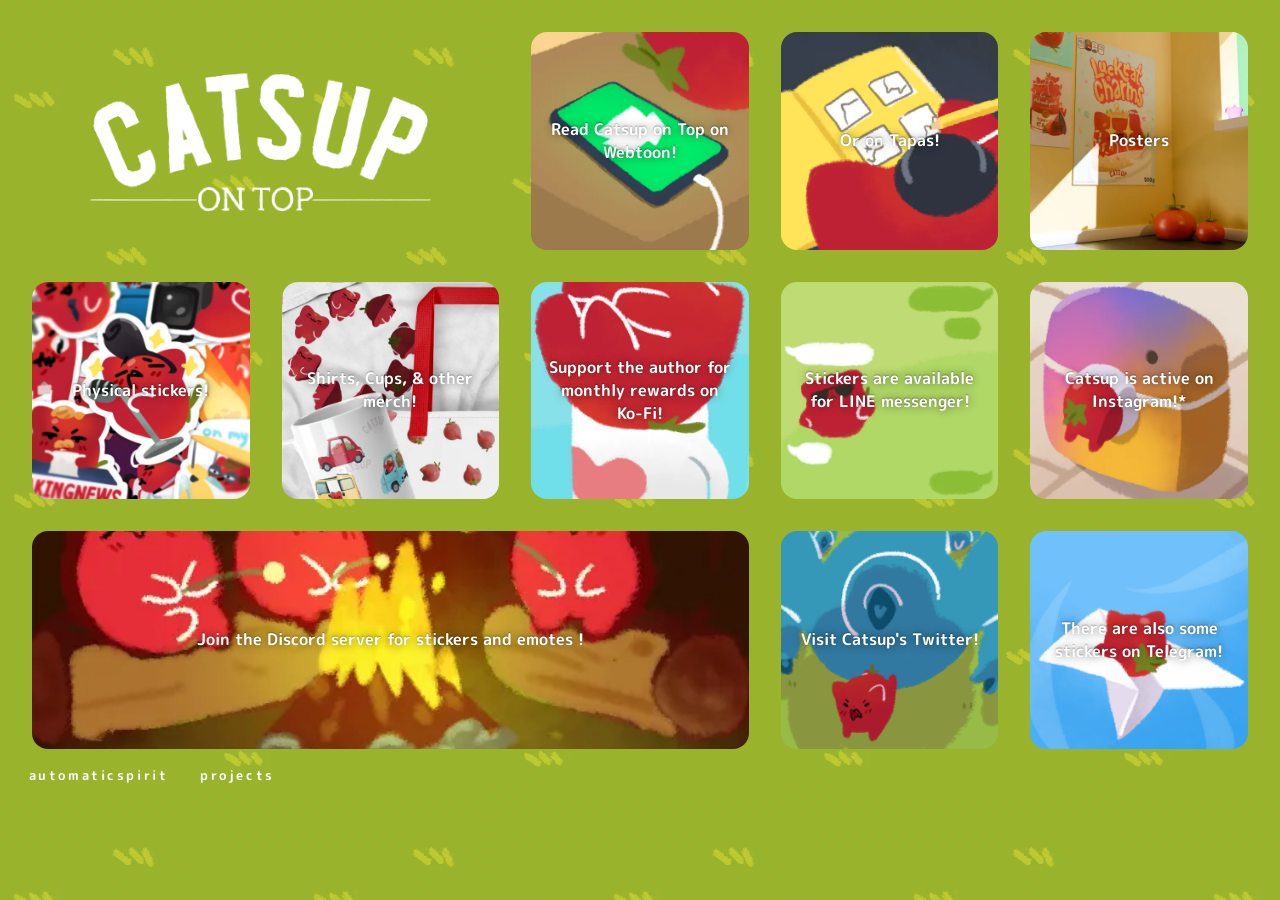
<file: index.html>
<!doctype html>
<html lang=en>
<head>
    <meta charset="utf-8">
    <meta http-equiv="Content-Type" content="text/html; charset=utf-8">
    
    <meta name="viewport" content="width=device-width, initial-scale=1.0">
    <meta name="keywords" content="webcomic, webtoon, catsup, tomato, cat, tomato-cat, azezaroo, automaticspirit, stickers" />
    <meta name="description" content="The collection and directory to find all things Catsup & Co. Stickers and emotes by AUTOMATICSPIRIT" />
    <meta name="thumbnail" content="https://alpha-zero.github.io/catsup/meta-thumb.png" />
    
    <meta property="og:type" content="website">
    <meta property="og:url" content="https://www.catsupontop.com">
    <meta property="og:title" content="[Catsup on Top] around the web !">
    <meta property="og:description" content="The collection and directory to find all things Catsup & Co. Stickers and emotes by AUTOMATICSPIRIT">
    <meta property="og:image" content="https://alpha-zero.github.io/catsup/meta-thumb.png">
    
    <link rel=icon href="favicon.png" type="image/png">
    <title>[Catsup on Top] around the web !</title>
    
    <link rel="stylesheet" href="styles.css">
</head>
<body>
    <img id="overlay" src="images/earTwitch.png">
    <div id="container">
        <div id="gridbox">
            <a class="doublewide noback" style="background-image: url('images/title-card.png')">
                </a>
            <a href="https://www.webtoons.com/en/challenge/catsup-on-top/list?title_no=665587" style="background-image: url(images/thumb_webtoon.webp)"><div>Read Catsup on Top on Webtoon!</div></a>
            <a href="https://tapas.io/series/CatsupOnTop/info" style="background-image: url(images/thumb_tapas.webp)"><div>Or on Tapas!</div></a>
            <a href="https://www.inprnt.com/profile/automaticspirit/" style="background-image: url('images/thumb_inprnt.webp')"><div>Posters</div></a>
            <a href="https://www.redbubble.com/people/automaticspirit/shop" style="background-image: url(images/thumb_redbubble.webp)"><div>Physical stickers!</div></a>
            <a href="https://automaticspirit.shop/collections/catsup-on-top" style="background-image: url(images/thumb_dotshop.webp)"><div>Shirts, Cups, &amp; other merch!</div></a>
            <a href="https://ko-fi.com/automaticspirit" style="background-image: url(images/thumb_kofi.webp)"><div>Support the author for monthly rewards on Ko-Fi!</div></a>
            <a href="https://store.line.me/stickershop/author/1140830/en" style="background-image: url(images/thumb_line.webp)"><div>Stickers are available for LINE messenger!</div></a>
            <a href="https://www.instagr.am/catsupontop" style="background-image: url(images/thumb_instagram.webp)" title="* kinda"><div>Catsup is active on Instagram!*</div></a>
            <a class="doublewide" href="https://discord.io/catsupontop" style="background-image:url(images/thumb_discord.webp)">
                <div>Join the Discord server for stickers and emotes !</div>
            </a>
            <a href="https://www.twitter.com/catsupontop" style="background-image: url(images/thumb_twitter.png)"><div>Visit Catsup's Twitter!</div></a>
            <a href="https://t.me/addstickers/catsupOnTheClock" style="background-image: url(images/thumb_telegram.png)"><div>There are also some stickers on Telegram!</div></a>
        </div>
        <footer>
            <a href="https://www.automaticspirit.com" title="visit the author's card ">automaticspirit</a>
            <a href="https://www.automaticspirit.com/projects" title="author's projects">projects</a>
        </footer>
    </div>
</body>
</html>
</file>
<file: styles.css>
@charset "UTF-8";
@import url('https://fonts.googleapis.com/css2?family=M+PLUS+Rounded+1c:wght@400;700&display=swap');
/* CSS Document */

:root {
/*    --line-color: #C42D35;*/
    --line-color: #6b800f;

    --border-width: 0px;
    --border-type: solid;
}

a {text-decoration:none;}
a, a:visited {color: black;}
body {
    padding: 0; margin: 0;
    width: 100%; height: 100%;
    font-family: 'M PLUS Rounded 1c', sans-serif;

    background-image: url("images/grassdrop.webp");
    background-size: 600px ;
    background-color: #98B32C;
    background-position: top;
    background-repeat: repeat;
}

#overlay {
    position:fixed;
    bottom: -1em; right: 0;
    z-index: 9;
    width: 25%;
    display: none;
}

#container { padding: 1em; }

#gridbox {display: flex; flex-flow: row wrap; }
#gridbox > a {
    position: relative;
    aspect-ratio: 1 / 1;
    margin-bottom: 1em;
    padding: 1em;
    width: 100%;
    background-color: white;
    overflow: hidden;
    z-index: 4;

    background-position: center;
    background-size: cover;

    display: flex;
    flex-direction: column;
    align-items: center;
    justify-content: center;

    border: var(--border-width) var(--border-type) var(--line-color);
    border-radius: .75em;
    box-shadow: 0 var(--line-color);
}
#gridbox{ width:100%; object-fit:contain; }
/*        #gridbox picture { width:100%; object-fit:contain; }*/
#gridbox > a {transition: filter .5s, opacity .5s, transform .5s, box-shadow .5s; }
.doublewide { width: 100% !important; }
.noback { background-color: rgba(255,255,255,0) !important; border-color: rgba(50,50,50,0.2)!important}

/*#gridbox > a > * {}*/
/*        #gridbox > a > *:first-child {margin-top: 2em;}*/
#gridbox > a div { 
    text-align: center; 
    font-weight: 700; 
    color: white;
    text-shadow: 0 0 .5em rgba(0,0,0,.5), 0 -1px 1px rgba(0,0,0,.25); ; }

/*#gridbox:hover a {opacity: 0.8;}*/
#gridbox>a[href]:hover, #gridbox>a[href]:focus {
    transform: scale(1) translateY(-.5em);
    opacity: 1;
    filter:grayscale(0%);
    box-shadow: 0 .5em var(--line-color);
}
footer {
    display: flex;
    color: white;
/*            font-family: 'Amatic SC', cursive;*/
    font-weight: 700;
    font-size: .8rem;
    letter-spacing: .2em;
    flex-wrap:wrap
}
footer>a, footer>a:visited { color: white; }
footer>a{
    display: inline-block; 
    padding: 0.1em 1em; 
    background-color: none; 
    border-radius: 1em;
    transition: background-color .5s; 
    width: 100%;
}
footer>a:not(:first-child) {margin: .5em 0 0 0 ;}
footer>a:hover, footer>a:focus {background-color: rgba(8,95,0,.2);}


@media screen and (min-width: 320px){
/*    :root { --border-width: 2px;}*/
    #gridbox > a {
        margin: 1em;
        width: calc(50% - 4em - calc(var(--border-width) * 2));
        border-radius: 1em;
/*                transition: all 1s ;*/
    }
    .doublewide {
        flex-grow: 2;
        width: 100%;
        aspect-ratio: 2 / 1 !important;
    }
    footer {flex-wrap:nowrap;}
    footer>a{width: auto;}
    footer>a:not(:first-child) {margin:0 0 0 .5em ;}
}

@media screen and (min-width: 480px){
/*    :root { --border-width: 2px;}*/
    body {background-size:300px;}
    #gridbox > a {
        width: calc(33.3% - 4em - calc(var(--border-width) * 2));
        border-radius: 1em;
/*                transition: all 1s ;*/
    }
    .doublewide {
        flex-grow: 2;
        width: calc(40% - 4em - calc(var(--border-width) * 2)) !important;
        aspect-ratio: auto !important;
    }
}

@media screen and (min-width: 800px){
    #gridbox > a {
        width: calc(25% - 4em - calc(var(--border-width) * 2))
    }
}

@media screen and (min-width: 1200px){
    #gridbox > a {
        width: calc(20% - 4em - calc(var(--border-width) * 2))
    }
}

@media screen and (min-width: 1500px){
    #container {width: 1400px; margin: 0 auto;}
}
</file>
